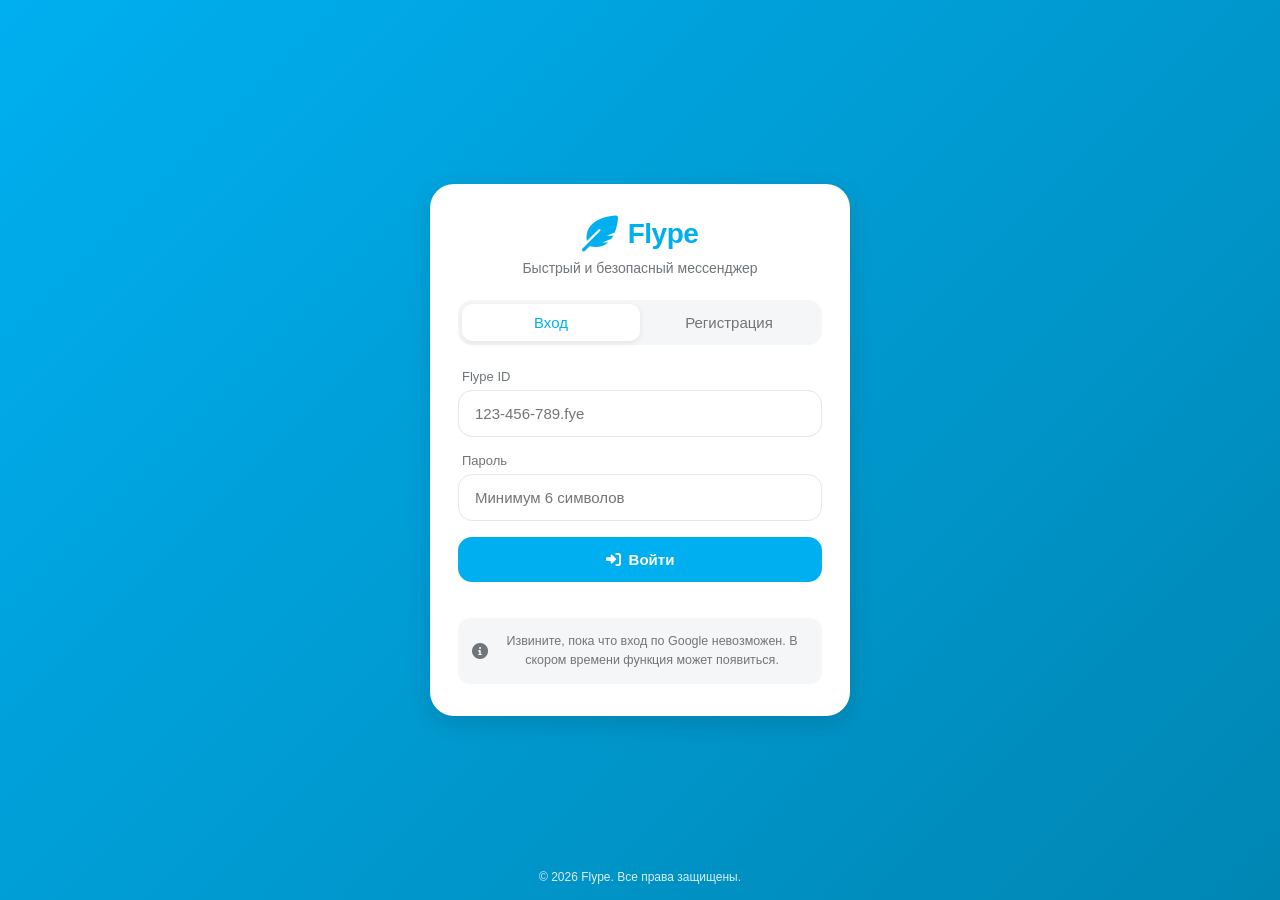
<file: Flype_web.html>
<!DOCTYPE html>
<html lang="ru">
<head>
  <meta charset="UTF-8">
  <meta name="viewport" content="width=device-width, initial-scale=1.0, maximum-scale=1.0, user-scalable=no">
  <title>Flype — мессенджер</title>
  <!-- Font Awesome (CDN) -->
  <link rel="stylesheet" href="https://cdnjs.cloudflare.com/ajax/libs/font-awesome/6.0.0-beta3/css/all.min.css">
  <style>
    /* ============ ГЛОБАЛЬНЫЕ ПЕРЕМЕННЫЕ ============ */
    :root {
      --flype-blue: #00AFF0;
      --flype-blue-dark: #0086b3;
      --flype-blue-light: #e5f7ff;
      --white: #ffffff;
      --gray-bg: #f0f2f5;
      --gray-light: #f5f6f8;
      --gray-text: #707579;
      --dark-text: #1c1e21;
      --border-radius: 16px;
      --border-radius-sm: 12px;
      --shadow: 0 4px 12px rgba(0, 0, 0, 0.05);
      --shadow-strong: 0 8px 24px rgba(0, 0, 0, 0.12);
      --transition: 0.2s ease;
      --font: 'Roboto', Arial, Helvetica, sans-serif;
      --bg-color: #f0f2f5;
      --panel-bg: #ffffff;
      --text-color: #1c1e21;
      --border-color: #e4e6eb;
      --chat-bg: #f0f2f5;
      --message-in-bg: #ffffff;
      --message-out-bg: #00AFF0;
      --message-out-text: #ffffff;
      --message-in-text: #1c1e21;
    }

    /* Тёмная тема */
    body.dark-theme {
      --bg-color: #18191a;
      --panel-bg: #242526;
      --text-color: #e4e6eb;
      --border-color: #3e4042;
      --chat-bg: #18191a;
      --message-in-bg: #3a3b3c;
      --message-out-bg: #00AFF0;
      --message-out-text: #ffffff;
      --message-in-text: #e4e6eb;
      --gray-bg: #242526;
      --gray-light: #2c2d2e;
    }

    * {
      box-sizing: border-box;
      margin: 0;
      padding: 0;
    }

    body {
      font-family: var(--font);
      background: var(--bg-color);
      color: var(--text-color);
      height: 100vh;
      overflow: hidden;
      transition: background 0.3s, color 0.3s;
      display: flex;
      flex-direction: column;
    }

    /* ============ ЭКРАНЫ ============ */
    .screen {
      display: none;
      flex: 1;
      overflow: hidden;
      flex-direction: column;
    }
    .screen.active {
      display: flex;
    }

    /* ============ АВТОРИЗАЦИЯ ============ */
    #authScreen {
      justify-content: center;
      align-items: center;
      background: linear-gradient(135deg, #00AFF0 0%, #0086b3 100%);
      padding: 20px;
      overflow-y: auto;
    }

    .auth-card {
      background: var(--panel-bg);
      border-radius: 24px;
      padding: 32px 28px;
      width: 100%;
      max-width: 420px;
      box-shadow: var(--shadow-strong);
      animation: fadeUp 0.4s ease;
      margin: auto;
    }

    @keyframes fadeUp {
      from { opacity: 0; transform: translateY(24px); }
      to { opacity: 1; transform: translateY(0); }
    }

    .auth-logo {
      display: flex;
      align-items: center;
      justify-content: center;
      gap: 10px;
      margin-bottom: 8px;
    }
    .auth-logo i {
      font-size: 36px;
      color: var(--flype-blue);
    }
    .auth-logo span {
      font-size: 28px;
      font-weight: 700;
      color: var(--flype-blue);
      letter-spacing: -0.5px;
    }

    .auth-sub {
      text-align: center;
      color: var(--gray-text);
      font-size: 14px;
      margin-bottom: 24px;
    }

    .auth-tabs {
      display: flex;
      background: var(--gray-light);
      border-radius: 14px;
      padding: 4px;
      margin-bottom: 24px;
    }
    .auth-tab {
      flex: 1;
      padding: 10px;
      text-align: center;
      border-radius: 10px;
      border: none;
      background: transparent;
      font-family: var(--font);
      font-size: 15px;
      font-weight: 500;
      color: var(--gray-text);
      cursor: pointer;
      transition: var(--transition);
    }
    .auth-tab.active {
      background: var(--panel-bg);
      color: var(--flype-blue);
      box-shadow: 0 2px 6px rgba(0,0,0,0.08);
    }

    .auth-form {
      display: none;
      flex-direction: column;
      gap: 16px;
    }
    .auth-form.active {
      display: flex;
    }

    .input-group {
      display: flex;
      flex-direction: column;
      gap: 6px;
    }
    .input-group label {
      font-size: 13px;
      font-weight: 500;
      color: var(--gray-text);
      padding-left: 4px;
    }
    .input-group input {
      width: 100%;
      padding: 14px 16px;
      border-radius: 14px;
      border: 1.5px solid var(--border-color);
      background: var(--panel-bg);
      color: var(--text-color);
      font-size: 15px;
      font-family: var(--font);
      outline: none;
      transition: var(--transition);
    }
    .input-group input:focus {
      border-color: var(--flype-blue);
      box-shadow: 0 0 0 3px rgba(0, 175, 240, 0.15);
    }
    .input-group input.error {
      border-color: #e74c3c;
    }
    .error-text {
      color: #e74c3c;
      font-size: 12px;
      padding-left: 4px;
      display: none;
    }
    .error-text.visible {
      display: block;
    }

    .btn {
      padding: 14px 20px;
      border-radius: 14px;
      border: none;
      font-family: var(--font);
      font-size: 15px;
      font-weight: 600;
      cursor: pointer;
      transition: var(--transition);
      display: flex;
      align-items: center;
      justify-content: center;
      gap: 8px;
    }
    .btn-primary {
      background: var(--flype-blue);
      color: #fff;
    }
    .btn-primary:hover {
      background: var(--flype-blue-dark);
    }
    .btn-secondary {
      background: var(--gray-light);
      color: var(--text-color);
    }
    .btn-secondary:hover {
      background: var(--border-color);
    }
    .btn:disabled {
      opacity: 0.5;
      cursor: not-allowed;
    }

    .google-note {
      margin-top: 20px;
      padding: 14px;
      background: var(--gray-light);
      border-radius: 12px;
      font-size: 12.5px;
      color: var(--gray-text);
      text-align: center;
      line-height: 1.5;
      display: flex;
      align-items: center;
      gap: 8px;
      justify-content: center;
    }
    .google-note i {
      font-size: 16px;
    }

    .flype-id-box {
      background: var(--flype-blue-light);
      border: 1.5px dashed var(--flype-blue);
      border-radius: 14px;
      padding: 16px;
      text-align: center;
      margin-top: 4px;
    }
    .flype-id-box .id-value {
      font-size: 20px;
      font-weight: 700;
      color: var(--flype-blue);
      letter-spacing: 1px;
      margin: 6px 0;
      font-family: 'Courier New', monospace;
    }
    .flype-id-box .id-note {
      font-size: 12px;
      color: var(--gray-text);
      line-height: 1.4;
    }

    .auth-footer {
      text-align: center;
      font-size: 12px;
      color: rgba(255,255,255,0.85);
      padding: 16px;
      position: fixed;
      bottom: 0;
      left: 0;
      right: 0;
    }
    body.dark-theme .auth-footer {
      color: rgba(255,255,255,0.6);
    }

    /* ============ ГЛАВНЫЙ ЭКРАН ============ */
    #mainScreen {
      background: var(--bg-color);
    }

    .main-header {
      background: var(--flype-blue);
      color: #fff;
      padding: 12px 16px;
      display: flex;
      align-items: center;
      gap: 14px;
      box-shadow: var(--shadow);
      z-index: 20;
      flex-shrink: 0;
    }
    .main-header .logo {
      display: flex;
      align-items: center;
      gap: 8px;
      font-size: 22px;
      font-weight: 700;
      letter-spacing: -0.5px;
    }
    .main-header .logo i {
      font-size: 26px;
    }
    .main-header .search-wrap {
      flex: 1;
      max-width: 420px;
      position: relative;
      margin-left: auto;
    }
    .main-header .search-wrap i {
      position: absolute;
      left: 14px;
      top: 50%;
      transform: translateY(-50%);
      color: rgba(255,255,255,0.7);
      font-size: 14px;
    }
    .main-header .search-wrap input {
      width: 100%;
      padding: 10px 14px 10px 38px;
      border-radius: 20px;
      border: none;
      background: rgba(255,255,255,0.2);
      color: #fff;
      font-size: 14px;
      outline: none;
      font-family: var(--font);
      transition: var(--transition);
    }
    .main-header .search-wrap input::placeholder {
      color: rgba(255,255,255,0.7);
    }
    .main-header .search-wrap input:focus {
      background: rgba(255,255,255,0.3);
    }
    .main-header .header-actions {
      display: flex;
      gap: 8px;
      margin-left: auto;
    }
    .header-btn {
      width: 40px;
      height: 40px;
      border-radius: 50%;
      border: none;
      background: rgba(255,255,255,0.18);
      color: #fff;
      font-size: 16px;
      cursor: pointer;
      display: flex;
      align-items: center;
      justify-content: center;
      transition: var(--transition);
    }
    .header-btn:hover {
      background: rgba(255,255,255,0.3);
    }

    .main-body {
      display: flex;
      flex: 1;
      overflow: hidden;
      background: var(--bg-color);
    }

    /* ============ ЛЕВАЯ ПАНЕЛЬ ============ */
    .sidebar {
      width: 340px;
      min-width: 280px;
      background: var(--panel-bg);
      border-right: 1px solid var(--border-color);
      display: flex;
      flex-direction: column;
      overflow: hidden;
      transition: var(--transition);
    }

    .sidebar-tabs {
      display: flex;
      border-bottom: 1px solid var(--border-color);
      padding: 0 8px;
      gap: 4px;
      flex-shrink: 0;
    }
    .sidebar-tab {
      flex: 1;
      padding: 14px 8px;
      text-align: center;
      border: none;
      background: transparent;
      font-family: var(--font);
      font-size: 14px;
      font-weight: 500;
      color: var(--gray-text);
      cursor: pointer;
      border-bottom: 3px solid transparent;
      transition: var(--transition);
      display: flex;
      align-items: center;
      justify-content: center;
      gap: 6px;
    }
    .sidebar-tab.active {
      color: var(--flype-blue);
      border-bottom-color: var(--flype-blue);
    }
    .sidebar-tab:hover {
      color: var(--flype-blue);
    }

    .sidebar-content {
      flex: 1;
      overflow-y: auto;
      padding: 8px 0;
    }
    .sidebar-content::-webkit-scrollbar {
      width: 5px;
    }
    .sidebar-content::-webkit-scrollbar-thumb {
      background: var(--border-color);
      border-radius: 4px;
    }

    .tab-panel {
      display: none;
      flex-direction: column;
    }
    .tab-panel.active {
      display: flex;
    }

    .sidebar-actions {
      padding: 12px 16px;
      display: flex;
      gap: 8px;
      border-bottom: 1px solid var(--border-color);
      flex-shrink: 0;
    }
    .sidebar-actions .btn {
      padding: 10px 14px;
      font-size: 13px;
      border-radius: 12px;
      flex: 1;
    }

    .chat-item {
      display: flex;
      align-items: center;
      gap: 12px;
      padding: 10px 16px;
      cursor: pointer;
      transition: var(--transition);
      border-left: 3px solid transparent;
      position: relative;
    }
    .chat-item:hover {
      background: var(--gray-light);
    }
    .chat-item.active {
      background: var(--flype-blue-light);
      border-left-color: var(--flype-blue);
    }
    body.dark-theme .chat-item.active {
      background: rgba(0, 175, 240, 0.12);
    }

    .avatar {
      width: 48px;
      height: 48px;
      border-radius: 50%;
      background: var(--flype-blue);
      color: #fff;
      display: flex;
      align-items: center;
      justify-content: center;
      font-size: 18px;
      font-weight: 600;
      flex-shrink: 0;
      position: relative;
      overflow: hidden;
    }
    .avatar img {
      width: 100%;
      height: 100%;
      object-fit: cover;
    }
    .avatar.sm {
      width: 38px;
      height: 38px;
      font-size: 14px;
    }
    .avatar.lg {
      width: 96px;
      height: 96px;
      font-size: 36px;
    }
    .online-dot {
      position: absolute;
      bottom: 1px;
      right: 1px;
      width: 12px;
      height: 12px;
      background: #31c48d;
      border-radius: 50%;
      border: 2px solid var(--panel-bg);
    }

    .chat-info {
      flex: 1;
      min-width: 0;
    }
    .chat-info .name {
      font-size: 15px;
      font-weight: 600;
      color: var(--text-color);
      white-space: nowrap;
      overflow: hidden;
      text-overflow: ellipsis;
    }
    .chat-info .last-msg {
      font-size: 13px;
      color: var(--gray-text);
      white-space: nowrap;
      overflow: hidden;
      text-overflow: ellipsis;
      margin-top: 2px;
    }
    .chat-meta {
      display: flex;
      flex-direction: column;
      align-items: flex-end;
      gap: 4px;
      flex-shrink: 0;
    }
    .chat-meta .time {
      font-size: 11px;
      color: var(--gray-text);
    }
    .unread-badge {
      background: var(--flype-blue);
      color: #fff;
      font-size: 11px;
      font-weight: 600;
      padding: 2px 7px;
      border-radius: 10px;
      min-width: 18px;
      text-align: center;
    }

    /* Статусы */
    .status-item {
      display: flex;
      align-items: center;
      gap: 12px;
      padding: 10px 16px;
      cursor: pointer;
      transition: var(--transition);
    }
    .status-item:hover {
      background: var(--gray-light);
    }
    .status-avatar {
      width: 48px;
      height: 48px;
      border-radius: 50%;
      padding: 2.5px;
      background: linear-gradient(45deg, #00AFF0, #31c48d);
      flex-shrink: 0;
    }
    .status-avatar.viewed {
      background: var(--border-color);
    }
    .status-avatar .inner {
      width: 100%;
      height: 100%;
      border-radius: 50%;
      background: var(--flype-blue);
      color: #fff;
      display: flex;
      align-items: center;
      justify-content: center;
      font-size: 17px;
      font-weight: 600;
      border: 2px solid var(--panel-bg);
      overflow: hidden;
    }
    .status-avatar .inner img {
      width: 100%;
      height: 100%;
      object-fit: cover;
    }
    .status-info .name {
      font-size: 15px;
      font-weight: 600;
    }
    .status-info .time {
      font-size: 12px;
      color: var(--gray-text);
      margin-top: 2px;
    }

    /* ============ ЦЕНТРАЛЬНАЯ ОБЛАСТЬ ЧАТА ============ */
    .chat-area {
      flex: 1;
      display: flex;
      flex-direction: column;
      background: var(--chat-bg);
      min-width: 0;
      position: relative;
    }

    .chat-header {
      background: var(--panel-bg);
      padding: 10px 16px;
      display: flex;
      align-items: center;
      gap: 12px;
      border-bottom: 1px solid var(--border-color);
      flex-shrink: 0;
      z-index: 10;
    }
    .chat-header .back-btn {
      display: none;
      width: 36px;
      height: 36px;
      border-radius: 50%;
      border: none;
      background: var(--gray-light);
      color: var(--text-color);
      font-size: 16px;
      cursor: pointer;
      align-items: center;
      justify-content: center;
    }
    .chat-header .chat-title {
      flex: 1;
      min-width: 0;
    }
    .chat-header .chat-title .name {
      font-size: 16px;
      font-weight: 600;
      white-space: nowrap;
      overflow: hidden;
      text-overflow: ellipsis;
    }
    .chat-header .chat-title .status {
      font-size: 12.5px;
      color: var(--gray-text);
      margin-top: 1px;
    }
    .chat-header .chat-title .status.online {
      color: #31c48d;
    }
    .chat-header .actions {
      display: flex;
      gap: 4px;
    }
    .chat-header .actions .header-btn {
      background: transparent;
      color: var(--gray-text);
      width: 40px;
      height: 40px;
    }
    .chat-header .actions .header-btn:hover {
      background: var(--gray-light);
      color: var(--flype-blue);
    }

    .messages {
      flex: 1;
      overflow-y: auto;
      padding: 20px 16px;
      display: flex;
      flex-direction: column;
      gap: 6px;
      scroll-behavior: smooth;
    }
    .messages::-webkit-scrollbar {
      width: 6px;
    }
    .messages::-webkit-scrollbar-thumb {
      background: var(--border-color);
      border-radius: 4px;
    }

    .empty-chat {
      flex: 1;
      display: flex;
      flex-direction: column;
      align-items: center;
      justify-content: center;
      color: var(--gray-text);
      gap: 12px;
      padding: 40px;
      text-align: center;
    }
    .empty-chat i {
      font-size: 64px;
      color: var(--flype-blue);
      opacity: 0.3;
    }
    .empty-chat p {
      font-size: 15px;
    }

    .message-row {
      display: flex;
      animation: msgIn 0.25s ease;
    }
    @keyframes msgIn {
      from { opacity: 0; transform: translateY(8px); }
      to { opacity: 1; transform: translateY(0); }
    }
    .message-row.out {
      justify-content: flex-end;
    }
    .message-row.in {
      justify-content: flex-start;
    }

    .message-bubble {
      max-width: 70%;
      padding: 10px 14px;
      border-radius: 18px;
      font-size: 14.5px;
      line-height: 1.45;
      word-wrap: break-word;
      position: relative;
      box-shadow: 0 1px 2px rgba(0,0,0,0.06);
    }
    .message-row.out .message-bubble {
      background: var(--message-out-bg);
      color: var(--message-out-text);
      border-bottom-right-radius: 6px;
    }
    .message-row.in .message-bubble {
      background: var(--message-in-bg);
      color: var(--message-in-text);
      border-bottom-left-radius: 6px;
    }
    .message-bubble .msg-time {
      font-size: 11px;
      opacity: 0.75;
      margin-top: 4px;
      display: flex;
      align-items: center;
      justify-content: flex-end;
      gap: 4px;
    }
    .message-bubble .msg-time .checks {
      font-size: 12px;
    }
    .message-bubble .sender-name {
      font-size: 12px;
      font-weight: 600;
      color: var(--flype-blue);
      margin-bottom: 3px;
    }
    .message-bubble img.msg-image {
      max-width: 100%;
      border-radius: 12px;
      margin-top: 4px;
      cursor: pointer;
      display: block;
    }
    .message-bubble .file-attach {
      display: flex;
      align-items: center;
      gap: 10px;
      padding: 8px 10px;
      background: rgba(0,0,0,0.06);
      border-radius: 10px;
      margin-top: 4px;
      font-size: 13px;
    }
    .message-row.out .file-attach {
      background: rgba(255,255,255,0.2);
    }
    .message-bubble .file-attach i {
      font-size: 20px;
    }
    .message-bubble .voice-msg {
      display: flex;
      align-items: center;
      gap: 10px;
      padding: 4px 0;
      min-width: 160px;
    }
    .message-bubble .voice-msg .play-btn {
      width: 36px;
      height: 36px;
      border-radius: 50%;
      background: rgba(255,255,255,0.25);
      border: none;
      color: inherit;
      font-size: 14px;
      cursor: pointer;
      display: flex;
      align-items: center;
      justify-content: center;
      flex-shrink: 0;
    }
    .message-row.in .voice-msg .play-btn {
      background: var(--flype-blue-light);
      color: var(--flype-blue);
    }
    .message-bubble .voice-msg .wave {
      flex: 1;
      height: 4px;
      background: rgba(255,255,255,0.35);
      border-radius: 2px;
      position: relative;
      overflow: hidden;
    }
    .message-row.in .voice-msg .wave {
      background: var(--border-color);
    }
    .voice-msg .wave::after {
      content: '';
      position: absolute;
      left: 0;
      top: 0;
      bottom: 0;
      width: 40%;
      background: rgba(255,255,255,0.8);
      border-radius: 2px;
      animation: waveAnim 2s infinite;
    }
    .message-row.in .voice-msg .wave::after {
      background: var(--flype-blue);
    }
    @keyframes waveAnim {
      0% { width: 10%; }
      50% { width: 90%; }
      100% { width: 10%; }
    }
    .voice-msg .dur {
      font-size: 11px;
      opacity: 0.8;
    }

    .typing-indicator {
      display: flex;
      align-items: center;
      gap: 8px;
      padding: 4px 16px 8px;
      font-size: 12.5px;
      color: var(--gray-text);
      min-height: 24px;
    }
    .typing-dots {
      display: flex;
      gap: 3px;
    }
    .typing-dots span {
      width: 6px;
      height: 6px;
      background: var(--gray-text);
      border-radius: 50%;
      animation: typingBounce 1.2s infinite;
    }
    .typing-dots span:nth-child(2) { animation-delay: 0.15s; }
    .typing-dots span:nth-child(3) { animation-delay: 0.3s; }
    @keyframes typingBounce {
      0%, 60%, 100% { transform: translateY(0); opacity: 0.5; }
      30% { transform: translateY(-5px); opacity: 1; }
    }

    .chat-input-area {
      background: var(--panel-bg);
      padding: 10px 12px;
      display: flex;
      align-items: flex-end;
      gap: 6px;
      border-top: 1px solid var(--border-color);
      flex-shrink: 0;
    }
    .chat-input-area .input-btn {
      width: 42px;
      height: 42px;
      border-radius: 50%;
      border: none;
      background: transparent;
      color: var(--gray-text);
      font-size: 18px;
      cursor: pointer;
      display: flex;
      align-items: center;
      justify-content: center;
      transition: var(--transition);
      flex-shrink: 0;
    }
    .chat-input-area .input-btn:hover {
      background: var(--gray-light);
      color: var(--flype-blue);
    }
    .chat-input-area .input-btn.recording {
      color: #e74c3c;
      animation: pulse 1s infinite;
    }
    @keyframes pulse {
      0%, 100% { transform: scale(1); }
      50% { transform: scale(1.12); }
    }
    .chat-input-area textarea {
      flex: 1;
      border: 1.5px solid var(--border-color);
      border-radius: 20px;
      padding: 11px 16px;
      font-family: var(--font);
      font-size: 14.5px;
      resize: none;
      outline: none;
      background: var(--panel-bg);
      color: var(--text-color);
      max-height: 120px;
      min-height: 42px;
      line-height: 1.4;
      transition: var(--transition);
    }
    .chat-input-area textarea:focus {
      border-color: var(--flype-blue);
    }
    .chat-input-area .send-btn {
      width: 44px;
      height: 44px;
      border-radius: 50%;
      border: none;
      background: var(--flype-blue);
      color: #fff;
      font-size: 17px;
      cursor: pointer;
      display: flex;
      align-items: center;
      justify-content: center;
      transition: var(--transition);
      flex-shrink: 0;
    }
    .chat-input-area .send-btn:hover {
      background: var(--flype-blue-dark);
    }
    .chat-input-area .send-btn:disabled {
      opacity: 0.5;
      cursor: not-allowed;
    }

    /* Запись голосового */
    .recording-bar {
      display: none;
      align-items: center;
      gap: 12px;
      flex: 1;
      padding: 0 8px;
    }
    .recording-bar.active {
      display: flex;
    }
    .recording-bar .rec-dot {
      width: 12px;
      height: 12px;
      background: #e74c3c;
      border-radius: 50%;
      animation: pulse 1s infinite;
    }
    .recording-bar .rec-time {
      font-size: 15px;
      font-weight: 600;
      font-variant-numeric: tabular-nums;
    }

    /* ============ ПРАВАЯ ПАНЕЛЬ (ПРОФИЛЬ) ============ */
    .profile-panel {
      width: 300px;
      background: var(--panel-bg);
      border-left: 1px solid var(--border-color);
      display: none;
      flex-direction: column;
      overflow-y: auto;
      flex-shrink: 0;
    }
    .profile-panel.open {
      display: flex;
    }
    .profile-panel .profile-head {
      padding: 24px;
      text-align: center;
      border-bottom: 1px solid var(--border-color);
    }
    .profile-panel .profile-head .avatar {
      margin: 0 auto 12px;
    }
    .profile-panel .profile-head .name {
      font-size: 18px;
      font-weight: 600;
    }
    .profile-panel .profile-head .status {
      font-size: 13px;
      color: var(--gray-text);
      margin-top: 4px;
    }
    .profile-panel .profile-head .status.online {
      color: #31c48d;
    }
    .profile-section {
      padding: 16px 20px;
      border-bottom: 1px solid var(--border-color);
    }
    .profile-section h4 {
      font-size: 12px;
      text-transform: uppercase;
      letter-spacing: 0.5px;
      color: var(--gray-text);
      margin-bottom: 10px;
    }
    .profile-id {
      background: var(--flype-blue-light);
      border-radius: 10px;
      padding: 10px 12px;
      font-family: 'Courier New', monospace;
      font-size: 14px;
      font-weight: 600;
      color: var(--flype-blue);
      text-align: center;
      word-break: break-all;
    }
    body.dark-theme .profile-id {
      background: rgba(0,175,240,0.15);
    }
    .profile-action {
      display: flex;
      align-items: center;
      gap: 12px;
      padding: 12px 8px;
      border-radius: 10px;
      cursor: pointer;
      transition: var(--transition);
      color: var(--text-color);
      font-size: 14.5px;
      border: none;
      background: transparent;
      width: 100%;
      font-family: var(--font);
      text-align: left;
    }
    .profile-action:hover {
      background: var(--gray-light);
    }
    .profile-action i {
      width: 20px;
      text-align: center;
      color: var(--flype-blue);
      font-size: 16px;
    }
    .profile-action.danger i {
      color: #e74c3c;
    }
    .profile-action.danger {
      color: #e74c3c;
    }

    /* ============ МОДАЛЬНЫЕ ОКНА ============ */
    .modal-overlay {
      position: fixed;
      inset: 0;
      background: rgba(0,0,0,0.5);
      display: none;
      align-items: center;
      justify-content: center;
      z-index: 1000;
      padding: 20px;
      animation: fadeIn 0.2s ease;
    }
    .modal-overlay.open {
      display: flex;
    }
    @keyframes fadeIn {
      from { opacity: 0; }
      to { opacity: 1; }
    }
    .modal {
      background: var(--panel-bg);
      border-radius: 24px;
      padding: 28px 24px;
      width: 100%;
      max-width: 380px;
      box-shadow: var(--shadow-strong);
      animation: fadeUp 0.3s ease;
      max-height: 90vh;
      overflow-y: auto;
    }
    .modal h3 {
      font-size: 18px;
      margin-bottom: 16px;
      text-align: center;
      color: var(--text-color);
    }
    .modal .modal-actions {
      display: flex;
      gap: 10px;
      margin-top: 20px;
    }
    .modal .modal-actions .btn {
      flex: 1;
    }

    /* Звонок */
    .call-modal {
      background: linear-gradient(160deg, #1c1e21 0%, #2c2d2e 100%);
      color: #fff;
      text-align: center;
      max-width: 400px;
      padding: 40px 24px 32px;
    }
    .call-modal .avatar {
      width: 110px;
      height: 110px;
      font-size: 42px;
      margin: 0 auto 20px;
      animation: callPulse 2s infinite;
    }
    @keyframes callPulse {
      0%, 100% { box-shadow: 0 0 0 0 rgba(0,175,240,0.4); }
      50% { box-shadow: 0 0 0 20px rgba(0,175,240,0); }
    }
    .call-modal .call-name {
      font-size: 22px;
      font-weight: 600;
      margin-bottom: 6px;
    }
    .call-modal .call-status {
      font-size: 14px;
      color: rgba(255,255,255,0.65);
      margin-bottom: 24px;
      font-variant-numeric: tabular-nums;
    }
    .call-modal .call-actions {
      display: flex;
      justify-content: center;
      gap: 16px;
      margin-top: 24px;
    }
    .call-modal .call-btn {
      width: 58px;
      height: 58px;
      border-radius: 50%;
      border: none;
      font-size: 20px;
      cursor: pointer;
      display: flex;
      align-items: center;
      justify-content: center;
      transition: var(--transition);
      color: #fff;
      background: rgba(255,255,255,0.15);
    }
    .call-modal .call-btn:hover {
      background: rgba(255,255,255,0.25);
    }
    .call-modal .call-btn.active {
      background: var(--flype-blue);
    }
    .call-modal .call-btn.end {
      background: #e74c3c;
    }
    .call-modal .call-btn.end:hover {
      background: #c0392b;
    }

    /* Просмотр статуса */
    .status-view-modal {
      max-width: 380px;
      padding: 0;
      overflow: hidden;
      background: #1c1e21;
    }
    .status-view-modal .sv-header {
      display: flex;
      align-items: center;
      gap: 12px;
      padding: 14px 18px;
      color: #fff;
    }
    .status-view-modal .sv-header .name {
      font-size: 15px;
      font-weight: 600;
    }
    .status-view-modal .sv-header .time {
      font-size: 12px;
      opacity: 0.7;
    }
    .status-view-modal .sv-body {
      min-height: 280px;
      display: flex;
      align-items: center;
      justify-content: center;
      padding: 32px 24px;
      color: #fff;
      font-size: 20px;
      text-align: center;
      line-height: 1.5;
      background: linear-gradient(135deg, #0086b3, #00AFF0);
    }
    .status-view-modal .sv-body img {
      max-width: 100%;
      max-height: 340px;
      border-radius: 12px;
    }

    /* Уведомления */
    .toast-container {
      position: fixed;
      top: 16px;
      right: 16px;
      z-index: 2000;
      display: flex;
      flex-direction: column;
      gap: 8px;
    }
    .toast {
      background: var(--panel-bg);
      color: var(--text-color);
      padding: 14px 18px;
      border-radius: 14px;
      box-shadow: var(--shadow-strong);
      display: flex;
      align-items: center;
      gap: 12px;
      min-width: 260px;
      max-width: 340px;
      animation: slideInRight 0.3s ease;
      border-left: 4px solid var(--flype-blue);
    }
    @keyframes slideInRight {
      from { opacity: 0; transform: translateX(40px); }
      to { opacity: 1; transform: translateX(0); }
    }
    .toast.fade-out {
      animation: fadeOutRight 0.3s ease forwards;
    }
    @keyframes fadeOutRight {
      to { opacity: 0; transform: translateX(40px); }
    }
    .toast i {
      font-size: 20px;
      color: var(--flype-blue);
    }
    .toast .toast-text {
      font-size: 13.5px;
      line-height: 1.4;
    }
    .toast .toast-text strong {
      display: block;
      margin-bottom: 2px;
    }

    /* ============ АДАПТИВ ============ */
    @media (max-width: 900px) {
      .sidebar {
        width: 100%;
        min-width: 0;
        position: absolute;
        inset: 0;
        z-index: 30;
        transform: translateX(0);
        transition: transform 0.3s ease;
      }
      .sidebar.hidden {
        transform: translateX(-100%);
      }
      .chat-area {
        width: 100%;
      }
      .chat-header .back-btn {
        display: flex;
      }
      .profile-panel {
        position: absolute;
        top: 0;
        right: 0;
        bottom: 0;
        z-index: 40;
        width: 300px;
        box-shadow: var(--shadow-strong);
      }
      .main-header .search-wrap {
        max-width: none;
      }
    }
    @media (max-width: 500px) {
      .main-header {
        padding: 10px 12px;
        gap: 8px;
      }
      .main-header .logo span {
        display: none;
      }
      .main-header .search-wrap {
        margin-left: 0;
      }
      .sidebar-actions .btn span {
        display: none;
      }
      .sidebar-actions .btn i {
        font-size: 15px;
      }
      .message-bubble {
        max-width: 82%;
      }
      .profile-panel {
        width: 100%;
      }
      .auth-card {
        padding: 24px 18px;
      }
      .auth-footer {
        font-size: 11px;
      }
    }

    /* Утилиты */
    .hidden { display: none !important; }
    .text-center { text-align: center; }
    .mt-2 { margin-top: 8px; }
    .mt-3 { margin-top: 12px; }
    .flex { display: flex; }
    .flex-col { flex-direction: column; }
    .items-center { align-items: center; }
    .gap-2 { gap: 8px; }
    .gap-3 { gap: 12px; }
  </style>
</head>
<body>

  <!-- ==================== ЭКРАН АВТОРИЗАЦИИ ==================== -->
  <div id="authScreen" class="screen active">
    <div class="auth-card">
      <div class="auth-logo">
        <i class="fas fa-feather-alt"></i>
        <span>Flype</span>
      </div>
      <p class="auth-sub">Быстрый и безопасный мессенджер</p>

      <!-- Вкладки -->
      <div class="auth-tabs">
        <button class="auth-tab active" data-tab="login">Вход</button>
        <button class="auth-tab" data-tab="register">Регистрация</button>
      </div>

      <!-- Форма входа -->
      <form class="auth-form active" id="loginForm" novalidate>
        <div class="input-group">
          <label for="loginId">Flype ID</label>
          <input type="text" id="loginId" placeholder="123-456-789.fye" autocomplete="off">
          <div class="error-text" id="loginIdError">Введите корректный Flype ID (формат: 123-456-789.fye)</div>
        </div>
        <div class="input-group">
          <label for="loginPassword">Пароль</label>
          <input type="password" id="loginPassword" placeholder="Минимум 6 символов" autocomplete="off">
          <div class="error-text" id="loginPasswordError">Пароль должен содержать минимум 6 символов</div>
        </div>
        <button type="submit" class="btn btn-primary"><i class="fas fa-sign-in-alt"></i> Войти</button>
        <div class="google-note">
          <i class="fas fa-info-circle"></i>
          <span>Извините, пока что вход по Google невозможен. В скором времени функция может появиться.</span>
        </div>
      </form>

      <!-- Форма регистрации -->
      <form class="auth-form" id="registerForm" novalidate>
        <div class="input-group">
          <label for="regFirstName">Имя</label>
          <input type="text" id="regFirstName" placeholder="Иван" autocomplete="off">
          <div class="error-text" id="regFirstNameError">Введите имя</div>
        </div>
        <div class="input-group">
          <label for="regLastName">Фамилия</label>
          <input type="text" id="regLastName" placeholder="Иванов" autocomplete="off">
          <div class="error-text" id="regLastNameError">Введите фамилию</div>
        </div>
        <div class="input-group">
          <label for="regPassword">Пароль</label>
          <input type="password" id="regPassword" placeholder="Минимум 6 символов" autocomplete="off">
          <div class="error-text" id="regPasswordError">Пароль должен содержать минимум 6 символов</div>
        </div>

        <!-- Flype ID генерируется после ввода имени и фамилии -->
        <div id="flypeIdBlock" class="flype-id-box hidden">
          <div style="font-size:13px;color:var(--gray-text);">Ваш Flype ID</div>
          <div class="id-value" id="generatedFlypeId">—</div>
          <div class="id-note">Сохраните его — он понадобится для входа.</div>
        </div>

        <button type="submit" class="btn btn-primary"><i class="fas fa-user-plus"></i> Зарегистрироваться</button>
        <div class="google-note">
          <i class="fas fa-info-circle"></i>
          <span>Извините, пока что вход по Google невозможен. В скором времени функция может появиться.</span>
        </div>
      </form>
    </div>
  </div>

  <!-- ==================== ГЛАВНЫЙ ЭКРАН ==================== -->
  <div id="mainScreen" class="screen">
    <!-- Шапка -->
    <header class="main-header">
      <div class="logo">
        <i class="fas fa-feather-alt"></i>
        <span>Flype</span>
      </div>
      <div class="search-wrap">
        <i class="fas fa-search"></i>
        <input type="text" id="globalSearch" placeholder="Поиск чатов и контактов...">
      </div>
      <div class="header-actions">
        <button class="header-btn" id="settingsBtn" title="Настройки"><i class="fas fa-cog"></i></button>
        <button class="header-btn" id="logoutBtn" title="Выйти"><i class="fas fa-sign-out-alt"></i></button>
      </div>
    </header>

    <!-- Тело -->
    <div class="main-body">
      <!-- Левая панель -->
      <aside class="sidebar" id="sidebar">
        <div class="sidebar-tabs">
          <button class="sidebar-tab active" data-stab="chats"><i class="fas fa-comment"></i> Чаты</button>
          <button class="sidebar-tab" data-stab="statuses"><i class="fas fa-circle-notch"></i> Статусы</button>
        </div>

        <div class="sidebar-content">
          <!-- Панель чатов -->
          <div class="tab-panel active" id="tabChats">
            <div class="sidebar-actions">
              <button class="btn btn-primary" id="newChatBtn"><i class="fas fa-plus"></i> <span>Новый чат</span></button>
              <button class="btn btn-secondary" id="newGroupBtn"><i class="fas fa-users"></i> <span>Группа</span></button>
            </div>
            <div id="chatList"></div>
          </div>

          <!-- Панель статусов -->
          <div class="tab-panel" id="tabStatuses">
            <div class="sidebar-actions">
              <button class="btn btn-primary" id="addStatusBtn"><i class="fas fa-plus"></i> <span>Добавить статус</span></button>
            </div>
            <div id="statusList"></div>
          </div>
        </div>
      </aside>

      <!-- Центральная область -->
      <main class="chat-area" id="chatArea">
        <!-- Пустое состояние -->
        <div class="empty-chat" id="emptyChat">
          <i class="fas fa-comments"></i>
          <p>Выберите чат или создайте новый</p>
        </div>

        <!-- Заголовок чата -->
        <div class="chat-header hidden" id="chatHeader">
          <button class="back-btn" id="backToSidebar"><i class="fas fa-arrow-left"></i></button>
          <div class="avatar sm" id="chatHeaderAvatar">?</div>
          <div class="chat-title">
            <div class="name" id="chatHeaderName">—</div>
            <div class="status" id="chatHeaderStatus">—</div>
          </div>
          <div class="actions">
            <button class="header-btn" id="callBtn" title="Позвонить"><i class="fas fa-phone-alt"></i></button>
            <button class="header-btn" id="videoCallBtn" title="Видеозвонок"><i class="fas fa-video"></i></button>
            <button class="header-btn" id="infoBtn" title="Информация"><i class="fas fa-info-circle"></i></button>
          </div>
        </div>

        <!-- Лента сообщений -->
        <div class="messages hidden" id="messagesContainer"></div>

        <!-- Индикатор набора -->
        <div class="typing-indicator hidden" id="typingIndicator">
          <div class="typing-dots"><span></span><span></span><span></span></div>
          <span id="typingText">печатает...</span>
        </div>

        <!-- Поле ввода -->
        <div class="chat-input-area hidden" id="chatInputArea">
          <button class="input-btn" id="attachBtn" title="Прикрепить файл"><i class="fas fa-paperclip"></i></button>
          <input type="file" id="fileInput" class="hidden" accept="image/*,.pdf,.doc,.docx,.txt,.zip">
          <textarea id="messageInput" placeholder="Введите сообщение..." rows="1"></textarea>
          <div class="recording-bar" id="recordingBar">
            <div class="rec-dot"></div>
            <span class="rec-time" id="recTime">0:00</span>
            <span style="font-size:13px;color:var(--gray-text);">Идёт запись...</span>
          </div>
          <button class="input-btn" id="voiceBtn" title="Голосовое сообщение"><i class="fas fa-microphone"></i></button>
          <button class="send-btn" id="sendBtn" title="Отправить"><i class="fas fa-paper-plane"></i></button>
        </div>
      </main>

      <!-- Правая панель профиля -->
      <aside class="profile-panel" id="profilePanel">
        <div class="profile-head">
          <div class="avatar lg" id="profileAvatar">?</div>
          <div class="name" id="profileName">—</div>
          <div class="status" id="profileStatus">—</div>
        </div>
        <div class="profile-section">
          <h4>Flype ID</h4>
          <div class="profile-id" id="profileFlypeId">—</div>
        </div>
        <div class="profile-section">
          <h4>Действия</h4>
          <button class="profile-action" id="editProfileBtn"><i class="fas fa-user-edit"></i> Редактировать профиль</button>
          <button class="profile-action" id="muteChatBtn"><i class="fas fa-bell-slash"></i> Отключить уведомления</button>
          <button class="profile-action danger" id="clearChatBtn"><i class="fas fa-trash-alt"></i> Очистить историю</button>
        </div>
      </aside>
    </div>
  </div>

  <!-- ==================== МОДАЛЬНЫЕ ОКНА ==================== -->

  <!-- Модальное окно звонка -->
  <div class="modal-overlay" id="callOverlay">
    <div class="modal call-modal">
      <div class="avatar lg" id="callAvatar">?</div>
      <div class="call-name" id="callName">—</div>
      <div class="call-status" id="callStatus">Вызов...</div>
      <div class="call-actions">
        <button class="call-btn" id="toggleMicBtn" title="Микрофон"><i class="fas fa-microphone"></i></button>
        <button class="call-btn" id="toggleVideoBtn" title="Видео"><i class="fas fa-video"></i></button>
        <button class="call-btn end" id="endCallBtn" title="Завершить"><i class="fas fa-phone-slash"></i></button>
      </div>
    </div>
  </div>

  <!-- Модальное окно настроек -->
  <div class="modal-overlay" id="settingsOverlay">
    <div class="modal">
      <h3><i class="fas fa-cog" style="color:var(--flype-blue);"></i> Настройки</h3>
      <div style="display:flex;flex-direction:column;gap:14px;">
        <div style="display:flex;align-items:center;justify-content:space-between;">
          <span style="font-size:14.5px;">Тёмная тема</span>
          <label class="switch">
            <input type="checkbox" id="darkThemeToggle">
            <span class="slider"></span>
          </label>
        </div>
        <div style="display:flex;align-items:center;justify-content:space-between;">
          <span style="font-size:14.5px;">Звуки</span>
          <label class="switch">
            <input type="checkbox" id="soundToggle" checked>
            <span class="slider"></span>
          </label>
        </div>
        <hr style="border:none;border-top:1px solid var(--border-color);margin:4px 0;">
        <div class="input-group">
          <label>Имя</label>
          <input type="text" id="settingsFirstName">
        </div>
        <div class="input-group">
          <label>Фамилия</label>
          <input type="text" id="settingsLastName">
        </div>
        <div class="input-group">
          <label>Аватарка (URL)</label>
          <input type="text" id="settingsAvatar" placeholder="https://...">
        </div>
        <div class="profile-id" id="settingsFlypeId" style="margin-top:4px;">—</div>
      </div>
      <div class="modal-actions">
        <button class="btn btn-secondary" id="settingsCancel">Отмена</button>
        <button class="btn btn-primary" id="settingsSave">Сохранить</button>
      </div>
    </div>
  </div>

  <!-- Модальное окно нового чата -->
  <div class="modal-overlay" id="newChatOverlay">
    <div class="modal">
      <h3><i class="fas fa-search" style="color:var(--flype-blue);"></i> Новый чат</h3>
      <div class="input-group">
        <label>Поиск по Flype ID или имени</label>
        <input type="text" id="newChatSearch" placeholder="Например: 123-456-789.fye или Иван">
      </div>
      <div id="newChatResults" style="max-height:220px;overflow-y:auto;margin-top:12px;"></div>
      <div class="modal-actions">
        <button class="btn btn-secondary" id="newChatCancel">Закрыть</button>
      </div>
    </div>
  </div>

  <!-- Модальное окно создания группы -->
  <div class="modal-overlay" id="newGroupOverlay">
    <div class="modal">
      <h3><i class="fas fa-users" style="color:var(--flype-blue);"></i> Создать группу</h3>
      <div class="input-group">
        <label>Название группы</label>
        <input type="text" id="groupName" placeholder="Например: Друзья">
      </div>
      <div class="input-group" style="margin-top:10px;">
        <label>Участники (через запятую)</label>
        <input type="text" id="groupMembers" placeholder="Иван, Мария, Пётр">
      </div>
      <div class="modal-actions">
        <button class="btn btn-secondary" id="newGroupCancel">Отмена</button>
        <button class="btn btn-primary" id="newGroupCreate">Создать</button>
      </div>
    </div>
  </div>

  <!-- Модальное окно добавления статуса -->
  <div class="modal-overlay" id="addStatusOverlay">
    <div class="modal">
      <h3><i class="fas fa-circle-notch" style="color:var(--flype-blue);"></i> Новый статус</h3>
      <div class="input-group">
        <label>Текст статуса</label>
        <input type="text" id="statusText" placeholder="Что нового?">
      </div>
      <div class="input-group" style="margin-top:10px;">
        <label>Или URL картинки</label>
        <input type="text" id="statusImage" placeholder="https://...">
      </div>
      <div class="modal-actions">
        <button class="btn btn-secondary" id="addStatusCancel">Отмена</button>
        <button class="btn btn-primary" id="addStatusCreate">Опубликовать</button>
      </div>
    </div>
  </div>

  <!-- Модальное окно просмотра статуса -->
  <div class="modal-overlay" id="statusViewOverlay">
    <div class="modal status-view-modal">
      <div class="sv-header">
        <div class="avatar sm" id="svAvatar">?</div>
        <div>
          <div class="name" id="svName">—</div>
          <div class="time" id="svTime">—</div>
        </div>
      </div>
      <div class="sv-body" id="svBody">—</div>
    </div>
  </div>

  <!-- Контейнер уведомлений -->
  <div class="toast-container" id="toastContainer"></div>

  <!-- Подпись внизу экрана авторизации -->
  <div class="auth-footer" id="authFooter">© 2026 Flype. Все права защищены.</div>

  <!-- ==================== СКРИПТ ==================== -->
  <script>
    // ============================================================
    // FLYPE — МЕССЕНДЖЕР
    // Всё на клиенте, хранение в localStorage
    // ============================================================

    // ---------- ХРАНИЛИЩЕ ----------
    const STORAGE_KEYS = {
      users: 'flype_users',
      currentUserId: 'flype_current_user',
      chats: 'flype_chats',
      messages: 'flype_messages',
      statuses: 'flype_statuses',
      settings: 'flype_settings'
    };

    // Загрузка данных
    function loadData(key, fallback = []) {
      try {
        const raw = localStorage.getItem(key);
        return raw ? JSON.parse(raw) : fallback;
      } catch (e) {
        console.error('Ошибка загрузки', key, e);
        return fallback;
      }
    }

    // Сохранение данных
    function saveData(key, data) {
      try {
        localStorage.setItem(key, JSON.stringify(data));
      } catch (e) {
        console.error('Ошибка сохранения', key, e);
      }
    }

    // ---------- СОСТОЯНИЕ ПРИЛОЖЕНИЯ ----------
    let state = {
      currentUser: null,
      users: [],
      chats: [],
      messages: [],
      statuses: [],
      settings: {
        darkTheme: false,
        sounds: true
      },
      activeChatId: null,
      activeTab: 'chats',
      isRecording: false,
      recordingTimer: null,
      recordingSeconds: 0,
      callTimer: null,
      callSeconds: 0,
      callChatId: null,
      typingTimeout: null,
      searchQuery: ''
    };

    // ---------- УТИЛИТЫ ----------
    function genId() {
      return Date.now().toString(36) + Math.random().toString(36).substr(2, 6);
    }

    // Генерация Flype ID: XXX-XXX-XXX.fye
    function generateFlypeId() {
      const part = () => String(Math.floor(Math.random() * 1000)).padStart(3, '0');
      return `${part()}-${part()}-${part()}.fye`;
    }

    // Форматирование времени
    function formatTime(ts) {
      const d = new Date(ts);
      return d.toLocaleTimeString('ru-RU', { hour: '2-digit', minute: '2-digit' });
    }

    function formatDate(ts) {
      const d = new Date(ts);
      const now = new Date();
      if (d.toDateString() === now.toDateString()) return 'Сегодня';
      const yesterday = new Date(now);
      yesterday.setDate(yesterday.getDate() - 1);
      if (d.toDateString() === yesterday.toDateString()) return 'Вчера';
      return d.toLocaleDateString('ru-RU', { day: 'numeric', month: 'short' });
    }

    function formatFileSize(bytes) {
      if (bytes < 1024) return bytes + ' Б';
      if (bytes < 1048576) return (bytes / 1024).toFixed(1) + ' КБ';
      return (bytes / 1048576).toFixed(1) + ' МБ';
    }

    // Экранирование HTML
    function escapeHtml(str) {
      if (!str) return '';
      return str.replace(/[&<>"']/g, function(m) {
        return ({ '&': '&amp;', '<': '&lt;', '>': '&gt;', '"': '&quot;', "'": '&#39;' })[m];
      });
    }

    // Первая буква
    function initial(name) {
      return name ? name.trim().charAt(0).toUpperCase() : '?';
    }

    // ---------- ЗВУКИ (Web Audio API) ----------
    let audioCtx = null;
    function getAudioCtx() {
      if (!audioCtx) {
        try {
          audioCtx = new (window.AudioContext || window.webkitAudioContext)();
        } catch (e) {
          console.warn('Web Audio API не поддерживается');
        }
      }
      return audioCtx;
    }

    function playTone(freq, duration, type = 'sine', volume = 0.15) {
      if (!state.settings.sounds) return;
      const ctx = getAudioCtx();
      if (!ctx) return;
      try {
        const osc = ctx.createOscillator();
        const gain = ctx.createGain();
        osc.type = type;
        osc.frequency.value = freq;
        gain.gain.setValueAtTime(volume, ctx.currentTime);
        gain.gain.exponentialRampToValueAtTime(0.001, ctx.currentTime + duration);
        osc.connect(gain);
        gain.connect(ctx.destination);
        osc.start(ctx.currentTime);
        osc.stop(ctx.currentTime + duration);
      } catch (e) { /* ignore */ }
    }

    const Sound = {
      messageIn() {
        playTone(880, 0.08, 'sine', 0.12);
        setTimeout(() => playTone(1174, 0.12, 'sine', 0.1), 80);
      },
      messageOut() {
        playTone(659, 0.07, 'sine', 0.08);
        setTimeout(() => playTone(880, 0.1, 'sine', 0.08), 60);
      },
      ring() {
        playTone(523, 0.25, 'triangle', 0.15);
        setTimeout(() => playTone(659, 0.25, 'triangle', 0.15), 280);
        setTimeout(() => playTone(784, 0.3, 'triangle', 0.15), 560);
        setTimeout(() => playTone(1046, 0.4, 'triangle', 0.12), 840);
      },
      error() {
        playTone(220, 0.15, 'square', 0.1);
        setTimeout(() => playTone(180, 0.2, 'square', 0.1), 160);
      },
      send() {
        playTone(1200, 0.06, 'sine', 0.08);
      }
    };

    // ---------- УВЕДОМЛЕНИЯ (TOAST) ----------
    function showToast(title, text, icon = 'fa-comment', duration = 3500) {
      const container = document.getElementById('toastContainer');
      const toast = document.createElement('div');
      toast.className = 'toast';
      toast.innerHTML = `
        <i class="fas ${icon}"></i>
        <div class="toast-text">
          <strong>${escapeHtml(title)}</strong>
          <span>${escapeHtml(text)}</span>
        </div>
      `;
      container.appendChild(toast);
      setTimeout(() => {
        toast.classList.add('fade-out');
        setTimeout(() => toast.remove(), 300);
      }, duration);
    }

    // ---------- ТЕМА ----------
    function applyTheme() {
      document.body.classList.toggle('dark-theme', state.settings.darkTheme);
    }

    function applySettings() {
      applyTheme();
      const soundToggle = document.getElementById('soundToggle');
      if (soundToggle) soundToggle.checked = state.settings.sounds;
      const darkToggle = document.getElementById('darkThemeToggle');
      if (darkToggle) darkToggle.checked = state.settings.darkTheme;
    }

    // ---------- АВТОРИЗАЦИЯ ----------
    function checkAuth() {
      const userId = localStorage.getItem(STORAGE_KEYS.currentUserId);
      if (userId) {
        const users = loadData(STORAGE_KEYS.users, []);
        const user = users.find(u => u.id === userId);
        if (user) {
          state.currentUser = user;
          state.users = users;
          showMainScreen();
          return true;
        }
      }
      showAuthScreen();
      return false;
    }

    function showAuthScreen() {
      document.getElementById('authScreen').classList.add('active');
      document.getElementById('mainScreen').classList.remove('active');
      document.getElementById('authFooter').style.display = 'block';
    }

    function showMainScreen() {
      document.getElementById('authScreen').classList.remove('active');
      document.getElementById('mainScreen').classList.add('active');
      document.getElementById('authFooter').style.display = 'none';
      loadState();
      renderAll();
      // Приветствие
      if (state.currentUser) {
        const hour = new Date().getHours();
        let greeting = 'Добрый день';
        if (hour < 12) greeting = 'Доброе утро';
        else if (hour >= 18) greeting = 'Добрый вечер';
        setTimeout(() => {
          showToast('Flype', `${greeting}, ${state.currentUser.firstName}!`, 'fa-hand-wave', 4000);
        }, 600);
      }
    }

    // Загрузка состояния после входа
    function loadState() {
      const userId = state.currentUser.id;
      state.users = loadData(STORAGE_KEYS.users, []);
      // Обновляем текущего пользователя
      state.currentUser = state.users.find(u => u.id === userId) || state.currentUser;

      state.chats = loadData(STORAGE_KEYS.chats, []);
      state.messages = loadData(STORAGE_KEYS.messages, []);
      state.statuses = loadData(STORAGE_KEYS.statuses, []);

      const settings = loadData(STORAGE_KEYS.settings, null);
      if (settings) state.settings = { ...state.settings, ...settings };
      applySettings();

      // Фильтруем чаты текущего пользователя
      state.chats = state.chats.filter(c => c.participants.includes(userId));
    }

    // Сохранение состояния
    function persistChats() {
      // Объединяем с чужими чатами (на случай если localStorage общий)
      const all = loadData(STORAGE_KEYS.chats, []);
      const others = all.filter(c => !c.participants.includes(state.currentUser.id));
      saveData(STORAGE_KEYS.chats, [...others, ...state.chats]);
    }

    function persistMessages() {
      const all = loadData(STORAGE_KEYS.messages, []);
      const myChatIds = new Set(state.chats.map(c => c.id));
      const others = all.filter(m => !myChatIds.has(m.chatId));
      saveData(STORAGE_KEYS.messages, [...others, ...state.messages]);
    }

    function persistUsers() {
      saveData(STORAGE_KEYS.users, state.users);
    }

    function persistStatuses() {
      const all = loadData(STORAGE_KEYS.statuses, []);
      const others = all.filter(s => s.userId !== state.currentUser.id);
      saveData(STORAGE_KEYS.statuses, [...others, ...state.statuses]);
    }

    function persistSettings() {
      saveData(STORAGE_KEYS.settings, state.settings);
    }

    // ---------- РЕГИСТРАЦИЯ ----------
    function handleRegister(e) {
      e.preventDefault();
      const firstName = document.getElementById('regFirstName').value.trim();
      const lastName = document.getElementById('regLastName').value.trim();
      const password = document.getElementById('regPassword').value;

      let valid = true;
      // Валидация
      if (!firstName) { showError('regFirstName', true); valid = false; }
      else showError('regFirstName', false);
      if (!lastName) { showError('regLastName', true); valid = false; }
      else showError('regLastName', false);
      if (password.length < 6) { showError('regPassword', true); valid = false; }
      else showError('regPassword', false);

      if (!valid) { Sound.error(); return; }

      // Генерируем Flype ID
      const flypeId = generateFlypeId();
      const newUser = {
        id: genId(),
        flypeId: flypeId,
        firstName: firstName,
        lastName: lastName,
        password: password,
        avatar: '',
        online: true,
        lastSeen: Date.now()
      };

      // Сохраняем
      const users = loadData(STORAGE_KEYS.users, []);
      users.push(newUser);
      saveData(STORAGE_KEYS.users, users);

      // Показываем ID
      document.getElementById('generatedFlypeId').textContent = flypeId;
      document.getElementById('flypeIdBlock').classList.remove('hidden');

      // Автовход
      localStorage.setItem(STORAGE_KEYS.currentUserId, newUser.id);
      state.currentUser = newUser;
      state.users = users;

      // Создаём приветственный чат с ботом
      createWelcomeChat(newUser);

      Sound.send();
      showToast('Регистрация успешна!', `Ваш Flype ID: ${flypeId}`, 'fa-check-circle', 5000);

      // Переход на главный экран через небольшую задержку
      setTimeout(() => {
        showMainScreen();
      }, 1200);
    }

    // Приветственный чат с ботом Flype
    function createWelcomeChat(user) {
      const botUser = {
        id: 'flype_bot',
        flypeId: '000-000-000.fye',
        firstName: 'Flype',
        lastName: 'Команда',
        password: '',
        avatar: '',
        online: true,
        lastSeen: Date.now()
      };
      // Добавляем бота если нет
      const users = loadData(STORAGE_KEYS.users, []);
      if (!users.find(u => u.id === botUser.id)) {
        users.push(botUser);
        saveData(STORAGE_KEYS.users, users);
      }

      const chatId = 'chat_welcome_' + user.id;
      const chats = loadData(STORAGE_KEYS.chats, []);
      if (!chats.find(c => c.id === chatId)) {
        const chat = {
          id: chatId,
          type: 'private',
          participants: [user.id, botUser.id],
          createdAt: Date.now(),
          lastMessageAt: Date.now()
        };
        chats.push(chat);
        saveData(STORAGE_KEYS.chats, chats);
      }

      const messages = loadData(STORAGE_KEYS.messages, []);
      if (!messages.find(m => m.chatId === chatId)) {
        const welcomeMessages = [
          { text: `Привет, ${user.firstName}! 👋 Добро пожаловать в Flype!`, senderId: botUser.id },
          { text: 'Это ваш первый чат. Здесь вы можете общаться, отправлять файлы, голосовые сообщения и даже звонить!', senderId: botUser.id },
          { text: 'Попробуйте создать новый чат или добавить статус. Приятного общения! ✨', senderId: botUser.id }
        ];
        welcomeMessages.forEach((msg, i) => {
          messages.push({
            id: genId(),
            chatId: chatId,
            senderId: msg.senderId,
            text: msg.text,
            timestamp: Date.now() - (welcomeMessages.length - i) * 60000,
            read: true,
            type: 'text'
          });
        });
        saveData(STORAGE_KEYS.messages, messages);
      }
    }

    // ---------- ВХОД ----------
    function handleLogin(e) {
      e.preventDefault();
      const flypeId = document.getElementById('loginId').value.trim();
      const password = document.getElementById('loginPassword').value;

      let valid = true;
      // Проверка формата Flype ID
      const idPattern = /^\d{3}-\d{3}-\d{3}\.fye$/;
      if (!idPattern.test(flypeId)) {
        showError('loginId', true);
        valid = false;
      } else {
        showError('loginId', false);
      }
      if (password.length < 6) {
        showError('loginPassword', true);
        valid = false;
      } else {
        showError('loginPassword', false);
      }

      if (!valid) { Sound.error(); return; }

      const users = loadData(STORAGE_KEYS.users, []);
      const user = users.find(u => u.flypeId === flypeId && u.password === password);

      if (!user) {
        Sound.error();
        showToast('Ошибка входа', 'Неверный Flype ID или пароль', 'fa-exclamation-circle');
        return;
      }

      // Успешный вход
      localStorage.setItem(STORAGE_KEYS.currentUserId, user.id);
      state.currentUser = user;
      state.users = users;
      Sound.send();
      showToast('Добро пожаловать!', `${user.firstName}, рады видеть вас снова!`, 'fa-check-circle');
      showMainScreen();
    }

    function showError(fieldId, show) {
      const input = document.getElementById(fieldId);
      const error = document.getElementById(fieldId + 'Error');
      if (input) input.classList.toggle('error', show);
      if (error) error.classList.toggle('visible', show);
    }

    // ---------- ВЫХОД ----------
    function handleLogout() {
      if (!confirm('Вы уверены, что хотите выйти?')) return;
      localStorage.removeItem(STORAGE_KEYS.currentUserId);
      state.currentUser = null;
      state.activeChatId = null;
      showAuthScreen();
      // Очищаем формы
      document.getElementById('loginForm').reset();
      document.getElementById('registerForm').reset();
      document.getElementById('flypeIdBlock').classList.add('hidden');
      Sound.send();
    }

    // ---------- РЕНДЕР ВСЕГО ----------
    function renderAll() {
      renderChatList();
      renderStatusList();
      renderActiveChat();
      renderProfile();
    }

    // ---------- СПИСОК ЧАТОВ ----------
    function renderChatList() {
      const container = document.getElementById('chatList');
      if (!container) return;

      let chats = [...state.chats];
      // Поиск
      const q = state.searchQuery.toLowerCase();
      if (q) {
        chats = chats.filter(c => {
          const info = getChatInfo(c);
          return info.name.toLowerCase().includes(q);
        });
      }

      // Сортировка по последнему сообщению
      chats.sort((a, b) => (b.lastMessageAt || b.createdAt) - (a.lastMessageAt || a.createdAt));

      if (chats.length === 0) {
        container.innerHTML = `<div style="padding:30px 16px;text-align:center;color:var(--gray-text);font-size:14px;">
          <i class="fas fa-comment-slash" style="font-size:28px;opacity:0.4;display:block;margin-bottom:8px;"></i>
          Нет чатов. Создайте новый!
        </div>`;
        return;
      }

      container.innerHTML = chats.map(chat => {
        const info = getChatInfo(chat);
        const lastMsg = getLastMessage(chat.id);
        const unread = getUnreadCount(chat.id);
        const isActive = chat.id === state.activeChatId;
        const lastText = lastMsg ? getMessagePreview(lastMsg) : 'Нет сообщений';
        const lastTime = lastMsg ? formatTime(lastMsg.timestamp) : '';

        return `
          <div class="chat-item ${isActive ? 'active' : ''}" data-chat-id="${chat.id}">
            <div class="avatar">
              ${info.avatar ? `<img src="${escapeHtml(info.avatar)}" alt="">` : initial(info.name)}
              ${info.online ? '<span class="online-dot"></span>' : ''}
            </div>
            <div class="chat-info">
              <div class="name">${escapeHtml(info.name)}</div>
              <div class="last-msg">${escapeHtml(lastText)}</div>
            </div>
            <div class="chat-meta">
              <span class="time">${lastTime}</span>
              ${unread > 0 ? `<span class="unread-badge">${unread}</span>` : ''}
            </div>
          </div>
        `;
      }).join('');

      // Обработчики
      container.querySelectorAll('.chat-item').forEach(el => {
        el.addEventListener('click', () => {
          state.activeChatId = el.dataset.chatId;
          renderAll();
          // На мобильных скрываем сайдбар
          if (window.innerWidth <= 900) {
            document.getElementById('sidebar').classList.add('hidden');
          }
        });
      });
    }

    // Получить информацию о чате (имя, аватар, онлайн)
    function getChatInfo(chat) {
      if (!chat) return { name: 'Чат', avatar: '', online: false };
      if (chat.type === 'group') {
        return {
          name: chat.name || 'Группа',
          avatar: chat.avatar || '',
          online: false
        };
      }
      // Приватный чат — находим собеседника
      const otherId = chat.participants.find(p => p !== state.currentUser.id);
      const other = state.users.find(u => u.id === otherId);
      if (other) {
        return {
          name: `${other.firstName} ${other.lastName}`.trim(),
          avatar: other.avatar || '',
          online: other.online !== false
        };
      }
      return { name: 'Пользователь', avatar: '', online: false };
    }

    function getLastMessage(chatId) {
      const msgs = state.messages.filter(m => m.chatId === chatId);
      if (msgs.length === 0) return null;
      return msgs.sort((a, b) => b.timestamp - a.timestamp)[0];
    }

    function getUnreadCount(chatId) {
      return state.messages.filter(m => m.chatId === chatId && m.senderId !== state.currentUser.id && !m.read).length;
    }

    function getMessagePreview(msg) {
      if (msg.type === 'image') return '📷 Фото';
      if (msg.type === 'file') return `📎 ${msg.fileName || 'Файл'}`;
      if (msg.type === 'voice') return '🎤 Голосовое сообщение';
      return msg.text || '';
    }

    // ---------- АКТИВНЫЙ ЧАТ ----------
    function renderActiveChat() {
      const emptyChat = document.getElementById('emptyChat');
      const chatHeader = document.getElementById('chatHeader');
      const messagesContainer = document.getElementById('messagesContainer');
      const chatInputArea = document.getElementById('chatInputArea');
      const typingIndicator = document.getElementById('typingIndicator');

      if (!state.activeChatId) {
        emptyChat.classList.remove('hidden');
        chatHeader.classList.add('hidden');
        messagesContainer.classList.add('hidden');
        chatInputArea.classList.add('hidden');
        typingIndicator.classList.add('hidden');
        return;
      }

      const chat = state.chats.find(c => c.id === state.activeChatId);
      if (!chat) {
        state.activeChatId = null;
        renderActiveChat();
        return;
      }

      emptyChat.classList.add('hidden');
      chatHeader.classList.remove('hidden');
      messagesContainer.classList.remove('hidden');
      chatInputArea.classList.remove('hidden');

      // Заголовок
      const info = getChatInfo(chat);
      document.getElementById('chatHeaderName').textContent = info.name;
      const statusEl = document.getElementById('chatHeaderStatus');
      if (info.online) {
        statusEl.textContent = 'в сети';
        statusEl.className = 'status online';
      } else {
        statusEl.textContent = 'был(а) недавно';
        statusEl.className = 'status';
      }
      const avatarEl = document.getElementById('chatHeaderAvatar');
      if (info.avatar) {
        avatarEl.innerHTML = `<img src="${escapeHtml(info.avatar)}" alt="">`;
      } else {
        avatarEl.textContent = initial(info.name);
      }

      // Помечаем сообщения прочитанными
      let changed = false;
      state.messages.forEach(m => {
        if (m.chatId === chat.id && m.senderId !== state.currentUser.id && !m.read) {
          m.read = true;
          changed = true;
        }
      });
      if (changed) persistMessages();

      // Сообщения
      renderMessages(chat.id);
      // Обновляем непрочитанные
      renderChatList();
    }

    function renderMessages(chatId) {
      const container = document.getElementById('messagesContainer');
      const msgs = state.messages
        .filter(m => m.chatId === chatId)
        .sort((a, b) => a.timestamp - b.timestamp);

      if (msgs.length === 0) {
        container.innerHTML = `<div style="text-align:center;color:var(--gray-text);font-size:14px;padding:40px 0;">
          <i class="fas fa-comment" style="font-size:32px;opacity:0.3;display:block;margin-bottom:8px;"></i>
          Нет сообщений. Начните общение!
        </div>`;
        return;
      }

      let html = '';
      let lastDate = '';

      msgs.forEach(msg => {
        const msgDate = formatDate(msg.timestamp);
        if (msgDate !== lastDate) {
          html += `<div style="text-align:center;font-size:12px;color:var(--gray-text);margin:12px 0 4px;">${msgDate}</div>`;
          lastDate = msgDate;
        }
        html += renderMessageBubble(msg, chatId);
      });

      container.innerHTML = html;

      // Прокрутка вниз
      container.scrollTop = container.scrollHeight;

      // Обработчики для картинок
      container.querySelectorAll('.msg-image').forEach(img => {
        img.addEventListener('click', () => {
          window.open(img.src, '_blank');
        });
      });

      // Обработчики для голосовых
      container.querySelectorAll('.voice-msg .play-btn').forEach(btn => {
        btn.addEventListener('click', function() {
          const dur = this.dataset.duration || 5;
          playVoicePreview(parseInt(dur));
        });
      });
    }

    function renderMessageBubble(msg, chatId) {
      const isOut = msg.senderId === state.currentUser.id;
      const chat = state.chats.find(c => c.id === chatId);
      const sender = state.users.find(u => u.id === msg.senderId);
      const senderName = sender ? `${sender.firstName} ${sender.lastName}` : 'Неизвестный';

      let content = '';
      if (msg.type === 'image') {
        content = `
          <div>${escapeHtml(msg.text || '')}</div>
          <img class="msg-image" src="${msg.imageUrl}" alt="Изображение">
        `;
      } else if (msg.type === 'file') {
        content = `
          <div class="file-attach">
            <i class="fas fa-file"></i>
            <div style="flex:1;min-width:0;">
              <div style="font-weight:500;white-space:nowrap;overflow:hidden;text-overflow:ellipsis;">${escapeHtml(msg.fileName)}</div>
              <div style="font-size:11px;opacity:0.7;">${formatFileSize(msg.fileSize || 0)}</div>
            </div>
          </div>
        `;
      } else if (msg.type === 'voice') {
        content = `
          <div class="voice-msg">
            <button class="play-btn" data-duration="${msg.duration || 5}"><i class="fas fa-play"></i></button>
            <div class="wave"></div>
            <span class="dur">${formatDuration(msg.duration || 5)}</span>
          </div>
        `;
      } else {
        content = `<div>${escapeHtml(msg.text || '')}</div>`;
      }

      // Галочки прочтения (только для исходящих)
      let checks = '';
      if (isOut) {
        checks = msg.read
          ? '<span class="checks"><i class="fas fa-check-double" style="color:#a8e6ff;"></i></span>'
          : '<span class="checks"><i class="fas fa-check" style="color:rgba(255,255,255,0.6);"></i></span>';
      }

      // Имя отправителя в группе
      let senderHtml = '';
      if (chat && chat.type === 'group' && !isOut) {
        senderHtml = `<div class="sender-name">${escapeHtml(senderName)}</div>`;
      }

      return `
        <div class="message-row ${isOut ? 'out' : 'in'}">
          <div class="message-bubble">
            ${senderHtml}
            ${content}
            <div class="msg-time">${formatTime(msg.timestamp)} ${checks}</div>
          </div>
        </div>
      `;
    }

    function formatDuration(sec) {
      const m = Math.floor(sec / 60);
      const s = sec % 60;
      return `${m}:${String(s).padStart(2, '0')}`;
    }

    function playVoicePreview(duration) {
      Sound.messageIn();
      // Имитация воспроизведения
      setTimeout(() => Sound.messageOut(), duration * 1000 * 0.5);
    }

    // ---------- СТАТУСЫ ----------
    function renderStatusList() {
      const container = document.getElementById('statusList');
      if (!container) return;

      // Фильтруем статусы за последние 24 часа
      const now = Date.now();
      const day = 24 * 60 * 60 * 1000;
      let statuses = state.statuses.filter(s => now - s.timestamp < day);

      // Группируем по пользователю (последний статус)
      const byUser = {};
      statuses.forEach(s => {
        if (!byUser[s.userId] || s.timestamp > byUser[s.userId].timestamp) {
          byUser[s.userId] = s;
        }
      });
      statuses = Object.values(byUser).sort((a, b) => b.timestamp - a.timestamp);

      if (statuses.length === 0) {
        container.innerHTML = `<div style="padding:30px 16px;text-align:center;color:var(--gray-text);font-size:14px;">
          <i class="fas fa-circle-notch" style="font-size:28px;opacity:0.4;display:block;margin-bottom:8px;"></i>
          Нет статусов за 24 часа
        </div>`;
        return;
      }

      container.innerHTML = statuses.map(s => {
        const user = state.users.find(u => u.id === s.userId);
        if (!user) return '';
        const name = `${user.firstName} ${user.lastName}`.trim();
        const timeAgo = getTimeAgo(s.timestamp);
        const viewed = s.viewedBy && s.viewedBy.includes(state.currentUser.id);

        return `
          <div class="status-item" data-status-id="${s.id}">
            <div class="status-avatar ${viewed ? 'viewed' : ''}">
              <div class="inner">
                ${user.avatar ? `<img src="${escapeHtml(user.avatar)}" alt="">` : initial(name)}
              </div>
            </div>
            <div class="status-info">
              <div class="name">${escapeHtml(name)}</div>
              <div class="time">${timeAgo}</div>
            </div>
          </div>
        `;
      }).join('');

      // Обработчики
      container.querySelectorAll('.status-item').forEach(el => {
        el.addEventListener('click', () => {
          openStatusView(el.dataset.statusId);
        });
      });
    }

    function getTimeAgo(ts) {
      const diff = Date.now() - ts;
      const mins = Math.floor(diff / 60000);
      if (mins < 1) return 'только что';
      if (mins < 60) return `${mins} мин назад`;
      const hours = Math.floor(mins / 60);
      if (hours < 24) return `${hours} ч назад`;
      return 'давно';
    }

    function openStatusView(statusId) {
      const status = state.statuses.find(s => s.id === statusId);
      if (!status) return;

      const user = state.users.find(u => u.id === status.userId);
      const name = user ? `${user.firstName} ${user.lastName}`.trim() : 'Неизвестный';

      document.getElementById('svName').textContent = name;
      document.getElementById('svTime').textContent = getTimeAgo(status.timestamp);
      const avatarEl = document.getElementById('svAvatar');
      if (user && user.avatar) {
        avatarEl.innerHTML = `<img src="${escapeHtml(user.avatar)}" alt="">`;
      } else {
        avatarEl.textContent = initial(name);
      }

      const body = document.getElementById('svBody');
      if (status.imageUrl) {
        body.innerHTML = `<img src="${escapeHtml(status.imageUrl)}" alt="Статус">`;
      } else {
        body.innerHTML = escapeHtml(status.text || '');
      }

      // Помечаем как просмотренный
      if (!status.viewedBy) status.viewedBy = [];
      if (!status.viewedBy.includes(state.currentUser.id)) {
        status.viewedBy.push(state.currentUser.id);
        persistStatuses();
        renderStatusList();
      }

      document.getElementById('statusViewOverlay').classList.add('open');
      Sound.messageIn();
    }

    // ---------- ПРОФИЛЬ ----------
    function renderProfile() {
      const user = state.currentUser;
      if (!user) return;
      const name = `${user.firstName} ${user.lastName}`.trim();
      document.getElementById('profileName').textContent = name;
      document.getElementById('profileStatus').textContent = 'в сети';
      document.getElementById('profileFlypeId').textContent = user.flypeId;

      const avatarEl = document.getElementById('profileAvatar');
      if (user.avatar) {
        avatarEl.innerHTML = `<img src="${escapeHtml(user.avatar)}" alt="">`;
      } else {
        avatarEl.textContent = initial(name);
      }
    }

    // ---------- ОТПРАВКА СООБЩЕНИЙ ----------
    function sendMessage(text, type = 'text', extra = {}) {
      if (!state.activeChatId) return;
      if (type === 'text' && !text.trim()) return;

      const msg = {
        id: genId(),
        chatId: state.activeChatId,
        senderId: state.currentUser.id,
        text: text.trim(),
        timestamp: Date.now(),
        read: false,
        type: type,
        ...extra
      };

      state.messages.push(msg);

      // Обновляем чат
      const chat = state.chats.find(c => c.id === state.activeChatId);
      if (chat) {
        chat.lastMessageAt = Date.now();
        chat.lastMessage = type === 'text' ? text : getMessagePreview(msg);
      }

      persistMessages();
      persistChats();
      renderMessages(state.activeChatId);
      renderChatList();
      Sound.send();

      // Прокрутка вниз
      const container = document.getElementById('messagesContainer');
      container.scrollTop = container.scrollHeight;

      // Имитация ответа (для демонстрации)
      simulateReply(state.activeChatId);
    }

    // Имитация ответа собеседника
    function simulateReply(chatId) {
      const chat = state.chats.find(c => c.id === chatId);
      if (!chat || chat.type === 'group') return;
      const otherId = chat.participants.find(p => p !== state.currentUser.id);
      const other = state.users.find(u => u.id === otherId);
      if (!other || other.id === 'flype_bot') return; // бот не отвечает

      // Показываем "печатает..."
      const typingIndicator = document.getElementById('typingIndicator');
      const typingText = document.getElementById('typingText');
      if (typingIndicator && state.activeChatId === chatId) {
        typingIndicator.classList.remove('hidden');
        typingText.textContent = `${other.firstName} печатает...`;
      }

      // Случайная задержка
      const delay = 1500 + Math.random() * 2000;
      setTimeout(() => {
        if (state.activeChatId === chatId && typingIndicator) {
          typingIndicator.classList.add('hidden');
        }

        // Не отвечаем если пользователь не в сети (для реализма иногда)
        if (Math.random() < 0.3) return;

        const replies = [
          'Понятно 👍',
          'Согласен!',
          'Интересно, расскажи подробнее',
          'Хорошо, давай обсудим',
          'Я подумаю над этим',
          'Отличная идея!',
          'Спасибо за информацию',
          'Ок, договорились',
          'А что по времени?',
          'Давай созвонимся позже'
        ];
        const replyText = replies[Math.floor(Math.random() * replies.length)];

        const replyMsg = {
          id: genId(),
          chatId: chatId,
          senderId: other.id,
          text: replyText,
          timestamp: Date.now(),
          read: state.activeChatId === chatId,
          type: 'text'
        };
        state.messages.push(replyMsg);

        const c = state.chats.find(cc => cc.id === chatId);
        if (c) c.lastMessageAt = Date.now();
        persistMessages();
        persistChats();

        if (state.activeChatId === chatId) {
          renderMessages(chatId);
        } else {
          // Уведомление
          const chatInfo = getChatInfo(c);
          showToast(chatInfo.name, replyText, 'fa-comment');
        }
        renderChatList();
        Sound.messageIn();
      }, delay);
    }

    // ---------- ЗВОНКИ ----------
    function startCall(isVideo = false) {
      if (!state.activeChatId) return;
      const chat = state.chats.find(c => c.id === state.activeChatId);
      if (!chat) return;
      const info = getChatInfo(chat);

      state.callChatId = chat.id;
      state.callSeconds = 0;
      state.callTimer = null;

      document.getElementById('callName').textContent = info.name;
      document.getElementById('callStatus').textContent = isVideo ? 'Видеозвонок...' : 'Вызов...';
      const avatarEl = document.getElementById('callAvatar');
      if (info.avatar) {
        avatarEl.innerHTML = `<img src="${escapeHtml(info.avatar)}" alt="">`;
      } else {
        avatarEl.textContent = initial(info.name);
      }
      document.getElementById('callOverlay').classList.add('open');

      // Рингтон
      Sound.ring();

      // Имитация: через 3 секунды "соединение"
      setTimeout(() => {
        document.getElementById('callStatus').textContent = '00:00';
        state.callTimer = setInterval(() => {
          state.callSeconds++;
          const m = Math.floor(state.callSeconds / 60);
          const s = state.callSeconds % 60;
          document.getElementById('callStatus').textContent = `${String(m).padStart(2, '0')}:${String(s).padStart(2, '0')}`;
        }, 1000);
      }, 3000);
    }

    function endCall() {
      if (state.callTimer) {
        clearInterval(state.callTimer);
        state.callTimer = null;
      }
      document.getElementById('callOverlay').classList.remove('open');
      state.callChatId = null;
      state.callSeconds = 0;
    }

    // ---------- ЗАПИСЬ ГОЛОСОВОГО ----------
    function toggleRecording() {
      const voiceBtn = document.getElementById('voiceBtn');
      const recordingBar = document.getElementById('recordingBar');
      const messageInput = document.getElementById('messageInput');

      if (state.isRecording) {
        // Останавливаем запись
        clearInterval(state.recordingTimer);
        state.isRecording = false;
        voiceBtn.classList.remove('recording');
        voiceBtn.innerHTML = '<i class="fas fa-microphone"></i>';
        recordingBar.classList.remove('active');
        messageInput.style.display = '';

        const duration = state.recordingSeconds;
        state.recordingSeconds = 0;

        if (duration >= 1) {
          sendMessage('', 'voice', { duration: duration });
        } else {
          showToast('Слишком коротко', 'Запись должна быть не менее 1 секунды', 'fa-exclamation-circle');
          Sound.error();
        }
      } else {
        // Начинаем запись
        state.isRecording = true;
        state.recordingSeconds = 0;
        voiceBtn.classList.add('recording');
        voiceBtn.innerHTML = '<i class="fas fa-stop"></i>';
        recordingBar.classList.add('active');
        messageInput.style.display = 'none';
        document.getElementById('recTime').textContent = '0:00';

        state.recordingTimer = setInterval(() => {
          state.recordingSeconds++;
          const m = Math.floor(state.recordingSeconds / 60);
          const s = state.recordingSeconds % 60;
          document.getElementById('recTime').textContent = `${m}:${String(s).padStart(2, '0')}`;
        }, 1000);

        Sound.messageOut();
      }
    }

    // ---------- ОБРАБОТЧИКИ ----------

    // Переключение вкладок авторизации
    document.querySelectorAll('.auth-tab').forEach(tab => {
      tab.addEventListener('click', () => {
        document.querySelectorAll('.auth-tab').forEach(t => t.classList.remove('active'));
        tab.classList.add('active');
        const target = tab.dataset.tab;
        document.querySelectorAll('.auth-form').forEach(f => f.classList.remove('active'));
        document.getElementById(target === 'login' ? 'loginForm' : 'registerForm').classList.add('active');
        // Сброс ошибок
        document.querySelectorAll('.error-text').forEach(e => e.classList.remove('visible'));
        document.querySelectorAll('.input-group input').forEach(i => i.classList.remove('error'));
      });
    });

    // Генерация Flype ID при вводе имени и фамилии
    ['regFirstName', 'regLastName'].forEach(id => {
      document.getElementById(id).addEventListener('input', () => {
        const first = document.getElementById('regFirstName').value.trim();
        const last = document.getElementById('regLastName').value.trim();
        if (first && last) {
          const idEl = document.getElementById('generatedFlypeId');
          if (idEl.textContent === '—') {
            idEl.textContent = generateFlypeId();
            document.getElementById('flypeIdBlock').classList.remove('hidden');
          }
        }
      });
    });

    // Форма регистрации
    document.getElementById('registerForm').addEventListener('submit', handleRegister);

    // Форма входа
    document.getElementById('loginForm').addEventListener('submit', handleLogin);

    // Выход
    document.getElementById('logoutBtn').addEventListener('click', handleLogout);

    // Переключение вкладок сайдбара
    document.querySelectorAll('.sidebar-tab').forEach(tab => {
      tab.addEventListener('click', () => {
        document.querySelectorAll('.sidebar-tab').forEach(t => t.classList.remove('active'));
        tab.classList.add('active');
        const target = tab.dataset.stab;
        state.activeTab = target;
        document.querySelectorAll('.tab-panel').forEach(p => p.classList.remove('active'));
        document.getElementById(target === 'chats' ? 'tabChats' : 'tabStatuses').classList.add('active');
      });
    });

    // Поиск
    document.getElementById('globalSearch').addEventListener('input', (e) => {
      state.searchQuery = e.target.value;
      renderChatList();
    });

    // Отправка сообщения
    document.getElementById('sendBtn').addEventListener('click', () => {
      const input = document.getElementById('messageInput');
      if (input.value.trim()) {
        sendMessage(input.value);
        input.value = '';
        input.style.height = 'auto';
      }
    });

    // Отправка по Enter
    document.getElementById('messageInput').addEventListener('keydown', (e) => {
      if (e.key === 'Enter' && !e.shiftKey) {
        e.preventDefault();
        document.getElementById('sendBtn').click();
      }
    });

    // Автовысота textarea
    document.getElementById('messageInput').addEventListener('input', function() {
      this.style.height = 'auto';
      this.style.height = Math.min(this.scrollHeight, 120) + 'px';
    });

    // Прикрепление файла
    document.getElementById('attachBtn').addEventListener('click', () => {
      document.getElementById('fileInput').click();
    });

    document.getElementById('fileInput').addEventListener('change', (e) => {
      const file = e.target.files[0];
      if (!file) return;
      const reader = new FileReader();
      reader.onload = (ev) => {
        if (file.type.startsWith('image/')) {
          sendMessage('', 'image', { imageUrl: ev.target.result, fileName: file.name, fileSize: file.size });
        } else {
          sendMessage('', 'file', { fileName: file.name, fileSize: file.size });
        }
      };
      reader.readAsDataURL(file);
      e.target.value = '';
    });

    // Голосовое сообщение
    document.getElementById('voiceBtn').addEventListener('click', toggleRecording);

    // Звонки
    document.getElementById('callBtn').addEventListener('click', () => startCall(false));
    document.getElementById('videoCallBtn').addEventListener('click', () => startCall(true));
    document.getElementById('endCallBtn').addEventListener('click', endCall);

    document.getElementById('toggleMicBtn').addEventListener('click', function() {
      this.classList.toggle('active');
      this.innerHTML = this.classList.contains('active')
        ? '<i class="fas fa-microphone-slash"></i>'
        : '<i class="fas fa-microphone"></i>';
      Sound.messageOut();
    });

    document.getElementById('toggleVideoBtn').addEventListener('click', function() {
      this.classList.toggle('active');
      this.innerHTML = this.classList.contains('active')
        ? '<i class="fas fa-video-slash"></i>'
        : '<i class="fas fa-video"></i>';
      Sound.messageOut();
    });

    // Информация о чате
    document.getElementById('infoBtn').addEventListener('click', () => {
      document.getElementById('profilePanel').classList.toggle('open');
    });

    // Настройки
    document.getElementById('settingsBtn').addEventListener('click', () => {
      const user = state.currentUser;
      document.getElementById('settingsFirstName').value = user.firstName;
      document.getElementById('settingsLastName').value = user.lastName;
      document.getElementById('settingsAvatar').value = user.avatar || '';
      document.getElementById('settingsFlypeId').textContent = user.flypeId;
      document.getElementById('darkThemeToggle').checked = state.settings.darkTheme;
      document.getElementById('soundToggle').checked = state.settings.sounds;
      document.getElementById('settingsOverlay').classList.add('open');
    });

    document.getElementById('settingsCancel').addEventListener('click', () => {
      document.getElementById('settingsOverlay').classList.remove('open');
    });

    document.getElementById('settingsSave').addEventListener('click', () => {
      const firstName = document.getElementById('settingsFirstName').value.trim();
      const lastName = document.getElementById('settingsLastName').value.trim();
      const avatar = document.getElementById('settingsAvatar').value.trim();
      const darkTheme = document.getElementById('darkThemeToggle').checked;
      const sounds = document.getElementById('soundToggle').checked;

      if (!firstName || !lastName) {
        Sound.error();
        showToast('Ошибка', 'Имя и фамилия не могут быть пустыми', 'fa-exclamation-circle');
        return;
      }

      // Обновляем пользователя
      state.currentUser.firstName = firstName;
      state.currentUser.lastName = lastName;
      state.currentUser.avatar = avatar;

      // Обновляем в списке users
      const idx = state.users.findIndex(u => u.id === state.currentUser.id);
      if (idx !== -1) state.users[idx] = state.currentUser;

      // Настройки
      state.settings.darkTheme = darkTheme;
      state.settings.sounds = sounds;

      persistUsers();
      persistSettings();
      applySettings();
      renderAll();

      document.getElementById('settingsOverlay').classList.remove('open');
      Sound.send();
      showToast('Сохранено', 'Настройки успешно обновлены', 'fa-check-circle');
    });

    // Новый чат
    document.getElementById('newChatBtn').addEventListener('click', () => {
      document.getElementById('newChatSearch').value = '';
      renderNewChatResults('');
      document.getElementById('newChatOverlay').classList.add('open');
    });

    document.getElementById('newChatCancel').addEventListener('click', () => {
      document.getElementById('newChatOverlay').classList.remove('open');
    });

    document.getElementById('newChatSearch').addEventListener('input', (e) => {
      renderNewChatResults(e.target.value);
    });

    function renderNewChatResults(query) {
      const container = document.getElementById('newChatResults');
      const q = query.trim().toLowerCase();

      // Ищем пользователей (кроме себя)
      let users = state.users.filter(u => u.id !== state.currentUser.id && u.id !== 'flype_bot');

      if (q) {
        users = users.filter(u => {
          const name = `${u.firstName} ${u.lastName}`.toLowerCase();
          return name.includes(q) || u.flypeId.toLowerCase().includes(q);
        });
      }

      if (users.length === 0) {
        container.innerHTML = `<div style="text-align:center;color:var(--gray-text);font-size:13.5px;padding:16px;">
          ${q ? 'Ничего не найдено' : 'Нет других пользователей. Зарегистрируйте нового!'}
        </div>`;
        return;
      }

      container.innerHTML = users.map(u => {
        const name = `${u.firstName} ${u.lastName}`.trim();
        return `
          <div class="chat-item" data-user-id="${u.id}" style="border-radius:10px;margin:4px 0;border-left:none;">
            <div class="avatar sm">
              ${u.avatar ? `<img src="${escapeHtml(u.avatar)}" alt="">` : initial(name)}
            </div>
            <div class="chat-info">
              <div class="name">${escapeHtml(name)}</div>
              <div class="last-msg" style="font-family:monospace;font-size:11px;">${u.flypeId}</div>
            </div>
          </div>
        `;
      }).join('');

      container.querySelectorAll('.chat-item').forEach(el => {
        el.addEventListener('click', () => {
          const userId = el.dataset.userId;
          openChatWithUser(userId);
          document.getElementById('newChatOverlay').classList.remove('open');
        });
      });
    }

    function openChatWithUser(userId) {
      // Проверяем существует ли чат
      let chat = state.chats.find(c =>
        c.type === 'private' &&
        c.participants.includes(state.currentUser.id) &&
        c.participants.includes(userId)
      );

      if (!chat) {
        chat = {
          id: genId(),
          type: 'private',
          participants: [state.currentUser.id, userId],
          createdAt: Date.now(),
          lastMessageAt: Date.now()
        };
        state.chats.push(chat);
        persistChats();
      }

      state.activeChatId = chat.id;
      renderAll();
      if (window.innerWidth <= 900) {
        document.getElementById('sidebar').classList.add('hidden');
      }
    }

    // Создание группы
    document.getElementById('newGroupBtn').addEventListener('click', () => {
      document.getElementById('groupName').value = '';
      document.getElementById('groupMembers').value = '';
      document.getElementById('newGroupOverlay').classList.add('open');
    });

    document.getElementById('newGroupCancel').addEventListener('click', () => {
      document.getElementById('newGroupOverlay').classList.remove('open');
    });

    document.getElementById('newGroupCreate').addEventListener('click', () => {
      const name = document.getElementById('groupName').value.trim();
      const membersStr = document.getElementById('groupMembers').value.trim();

      if (!name) {
        Sound.error();
        showToast('Ошибка', 'Введите название группы', 'fa-exclamation-circle');
        return;
      }

      const memberNames = membersStr.split(',').map(s => s.trim()).filter(Boolean);
      const memberIds = [state.currentUser.id];

      memberNames.forEach(mn => {
        const user = state.users.find(u =>
          `${u.firstName} ${u.lastName}`.toLowerCase().includes(mn.toLowerCase())
        );
        if (user && !memberIds.includes(user.id)) {
          memberIds.push(user.id);
        }
      });

      const chat = {
        id: genId(),
        type: 'group',
        name: name,
        avatar: '',
        participants: memberIds,
        createdAt: Date.now(),
        lastMessageAt: Date.now()
      };
      state.chats.push(chat);
      persistChats();

      state.activeChatId = chat.id;
      renderAll();
      document.getElementById('newGroupOverlay').classList.remove('open');
      Sound.send();
      showToast('Группа создана', `"${name}" · ${memberIds.length} участников`, 'fa-users');
    });

    // Добавление статуса
    document.getElementById('addStatusBtn').addEventListener('click', () => {
      document.getElementById('statusText').value = '';
      document.getElementById('statusImage').value = '';
      document.getElementById('addStatusOverlay').classList.add('open');
    });

    document.getElementById('addStatusCancel').addEventListener('click', () => {
      document.getElementById('addStatusOverlay').classList.remove('open');
    });

    document.getElementById('addStatusCreate').addEventListener('click', () => {
      const text = document.getElementById('statusText').value.trim();
      const imageUrl = document.getElementById('statusImage').value.trim();

      if (!text && !imageUrl) {
        Sound.error();
        showToast('Ошибка', 'Введите текст или URL картинки', 'fa-exclamation-circle');
        return;
      }

      const status = {
        id: genId(),
        userId: state.currentUser.id,
        text: text,
        imageUrl: imageUrl,
        timestamp: Date.now(),
        viewedBy: [state.currentUser.id]
      };
      state.statuses.push(status);
      persistStatuses();
      renderStatusList();
      document.getElementById('addStatusOverlay').classList.remove('open');
      Sound.send();
      showToast('Статус опубликован', 'Будет виден 24 часа', 'fa-check-circle');
    });

    // Закрытие модалок по клику на оверлей
    document.querySelectorAll('.modal-overlay').forEach(overlay => {
      overlay.addEventListener('click', (e) => {
        if (e.target === overlay) {
          if (overlay.id === 'callOverlay') return; // звонок не закрываем случайно
          overlay.classList.remove('open');
        }
      });
    });

    // Закрытие просмотра статуса
    document.getElementById('statusViewOverlay').addEventListener('click', function(e) {
      if (e.target === this) {
        this.classList.remove('open');
      }
    });

    // Кнопка "Назад" на мобильных
    document.getElementById('backToSidebar').addEventListener('click', () => {
      document.getElementById('sidebar').classList.remove('hidden');
    });

    // Очистка истории чата
    document.getElementById('clearChatBtn').addEventListener('click', () => {
      if (!state.activeChatId) return;
      if (!confirm('Очистить историю сообщений?')) return;
      state.messages = state.messages.filter(m => m.chatId !== state.activeChatId);
      persistMessages();
      renderMessages(state.activeChatId);
      renderChatList();
      Sound.send();
      showToast('История очищена', '', 'fa-trash-alt');
    });

    // Отключение уведомлений чата
    document.getElementById('muteChatBtn').addEventListener('click', () => {
      showToast('Уведомления отключены', 'Для этого чата', 'fa-bell-slash');
      Sound.messageOut();
    });

    // Редактирование профиля
    document.getElementById('editProfileBtn').addEventListener('click', () => {
      document.getElementById('settingsBtn').click();
    });

    // Демонстрация: автоматические сообщения от бота
    function startAutoMessages() {
      setInterval(() => {
        if (!state.currentUser) return;
        // Раз в 45-90 секунд бот может написать
        if (Math.random() < 0.15) {
          const botChat = state.chats.find(c =>
            c.participants.includes('flype_bot') &&
            c.participants.includes(state.currentUser.id)
          );
          if (botChat) {
            const tips = [
              '💡 Совет: нажмите на скрепку, чтобы отправить фото или файл.',
              '💡 Совет: удерживайте Enter для переноса строки.',
              '💡 Совет: создайте группу для общения с несколькими друзьями.',
              '💡 Совет: статусы видны 24 часа, как в историях.',
              '💡 Совет: дважды кликните по сообщению, чтобы скопировать текст.'
            ];
            const tip = tips[Math.floor(Math.random() * tips.length)];
            const msg = {
              id: genId(),
              chatId: botChat.id,
              senderId: 'flype_bot',
              text: tip,
              timestamp: Date.now(),
              read: state.activeChatId === botChat.id,
              type: 'text'
            };
            state.messages.push(msg);
            botChat.lastMessageAt = Date.now();
            persistMessages();
            persistChats();
            if (state.activeChatId === botChat.id) {
              renderMessages(botChat.id);
            }
            renderChatList();
            Sound.messageIn();
          }
        }
      }, 60000); // Проверка раз в минуту
    }

    // Инициализация
    function init() {
      // Проверяем авторизацию
      checkAuth();
      // Запускаем автоматические сообщения
      startAutoMessages();

      // Приветствие при загрузке если пользователь уже вошёл
      setTimeout(() => {
        if (state.currentUser) {
          const hour = new Date().getHours();
          let greeting = 'Добрый день';
          if (hour < 12) greeting = 'Доброе утро';
          else if (hour >= 18) greeting = 'Добрый вечер';
          console.log(`${greeting}, ${state.currentUser.firstName}!`);
        }
      }, 500);
    }

    // Запуск
    document.addEventListener('DOMContentLoaded', init);

    // Следим за изменением размера окна
    window.addEventListener('resize', () => {
      if (window.innerWidth > 900) {
        document.getElementById('sidebar').classList.remove('hidden');
      }
    });

    // Двойной клик по сообщению — копирование
    document.addEventListener('dblclick', (e) => {
      const bubble = e.target.closest('.message-bubble');
      if (bubble) {
        const text = bubble.textContent.trim();
        if (text) {
          navigator.clipboard?.writeText(text).then(() => {
            showToast('Скопировано', 'Текст сообщения скопирован', 'fa-copy', 1500);
          }).catch(() => {});
        }
      }
    });

    // Уведомления браузера
    if ('Notification' in window && Notification.permission === 'default') {
      // Запрашиваем разрешение при первом взаимодействии
      document.addEventListener('click', function requestNotif() {
        Notification.requestPermission();
        document.removeEventListener('click', requestNotif);
      }, { once: true });
    }

  </script>
</body>
</html>
</file>
